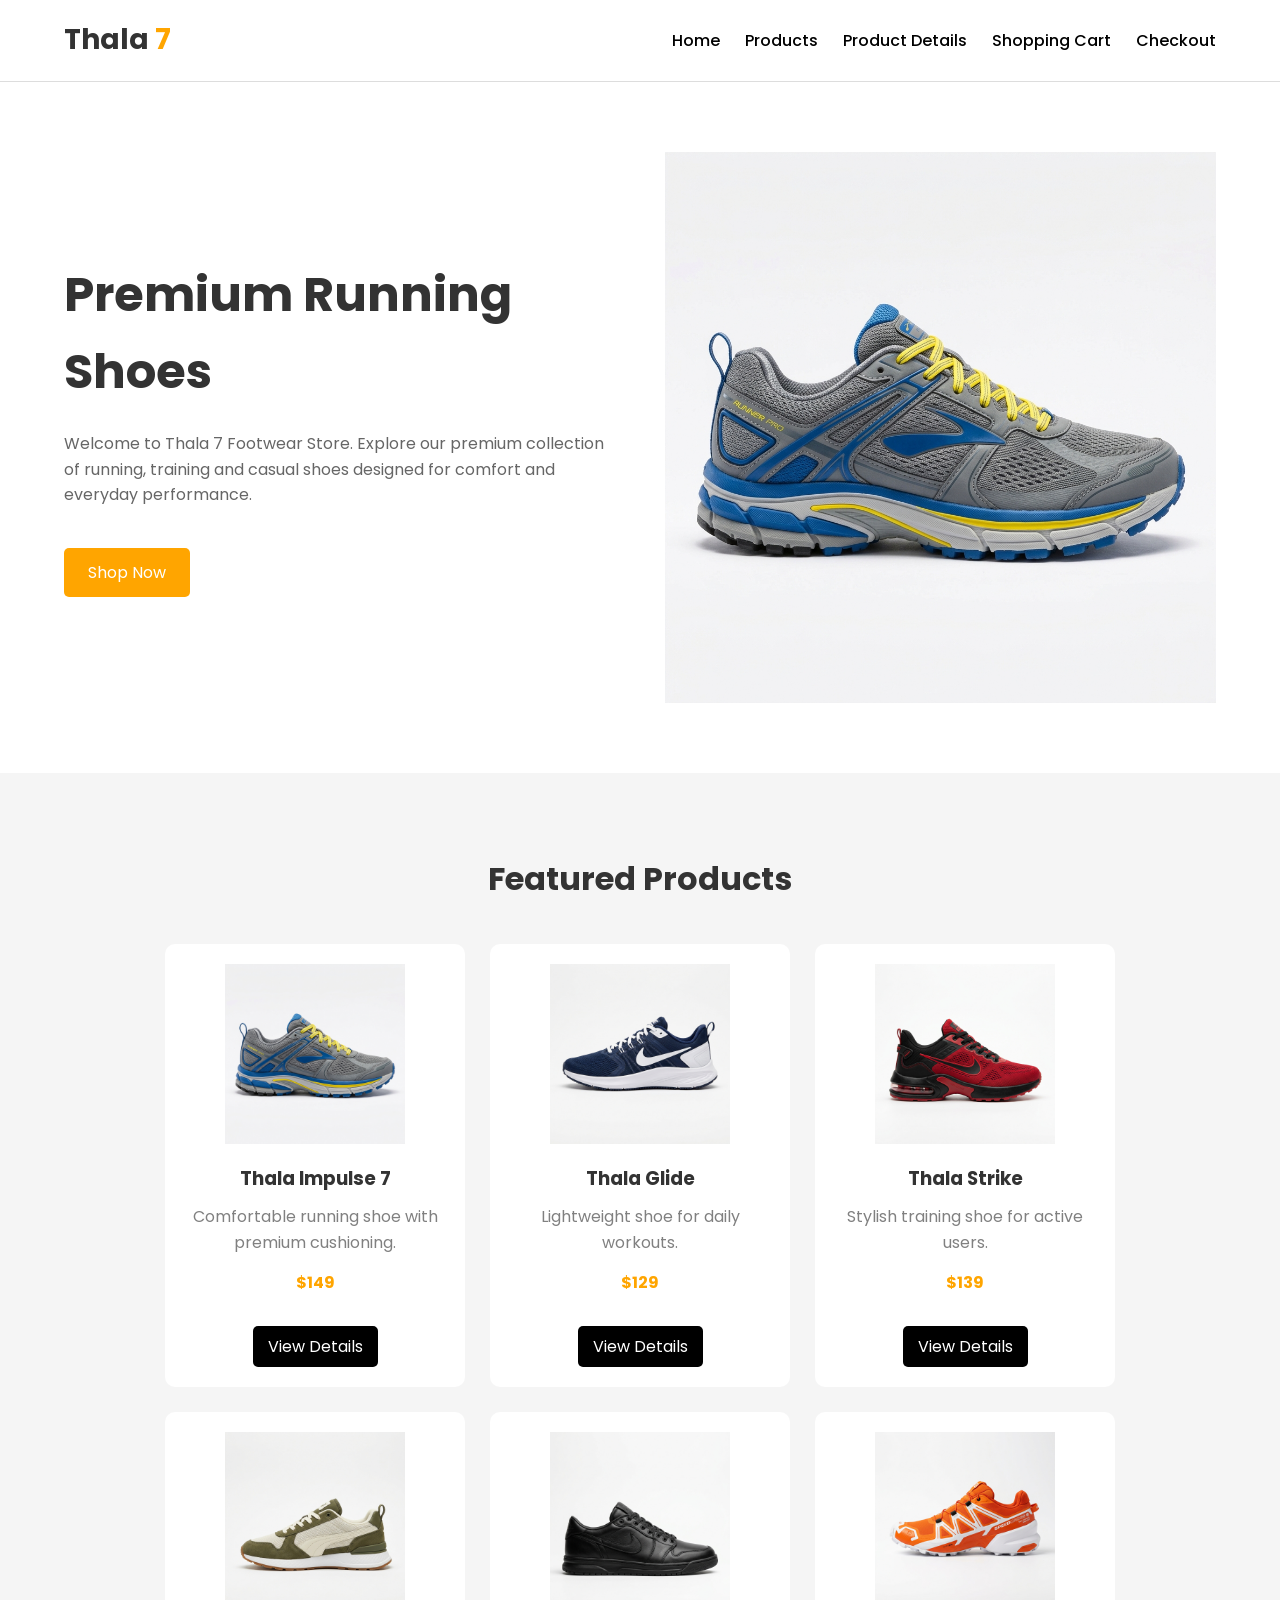
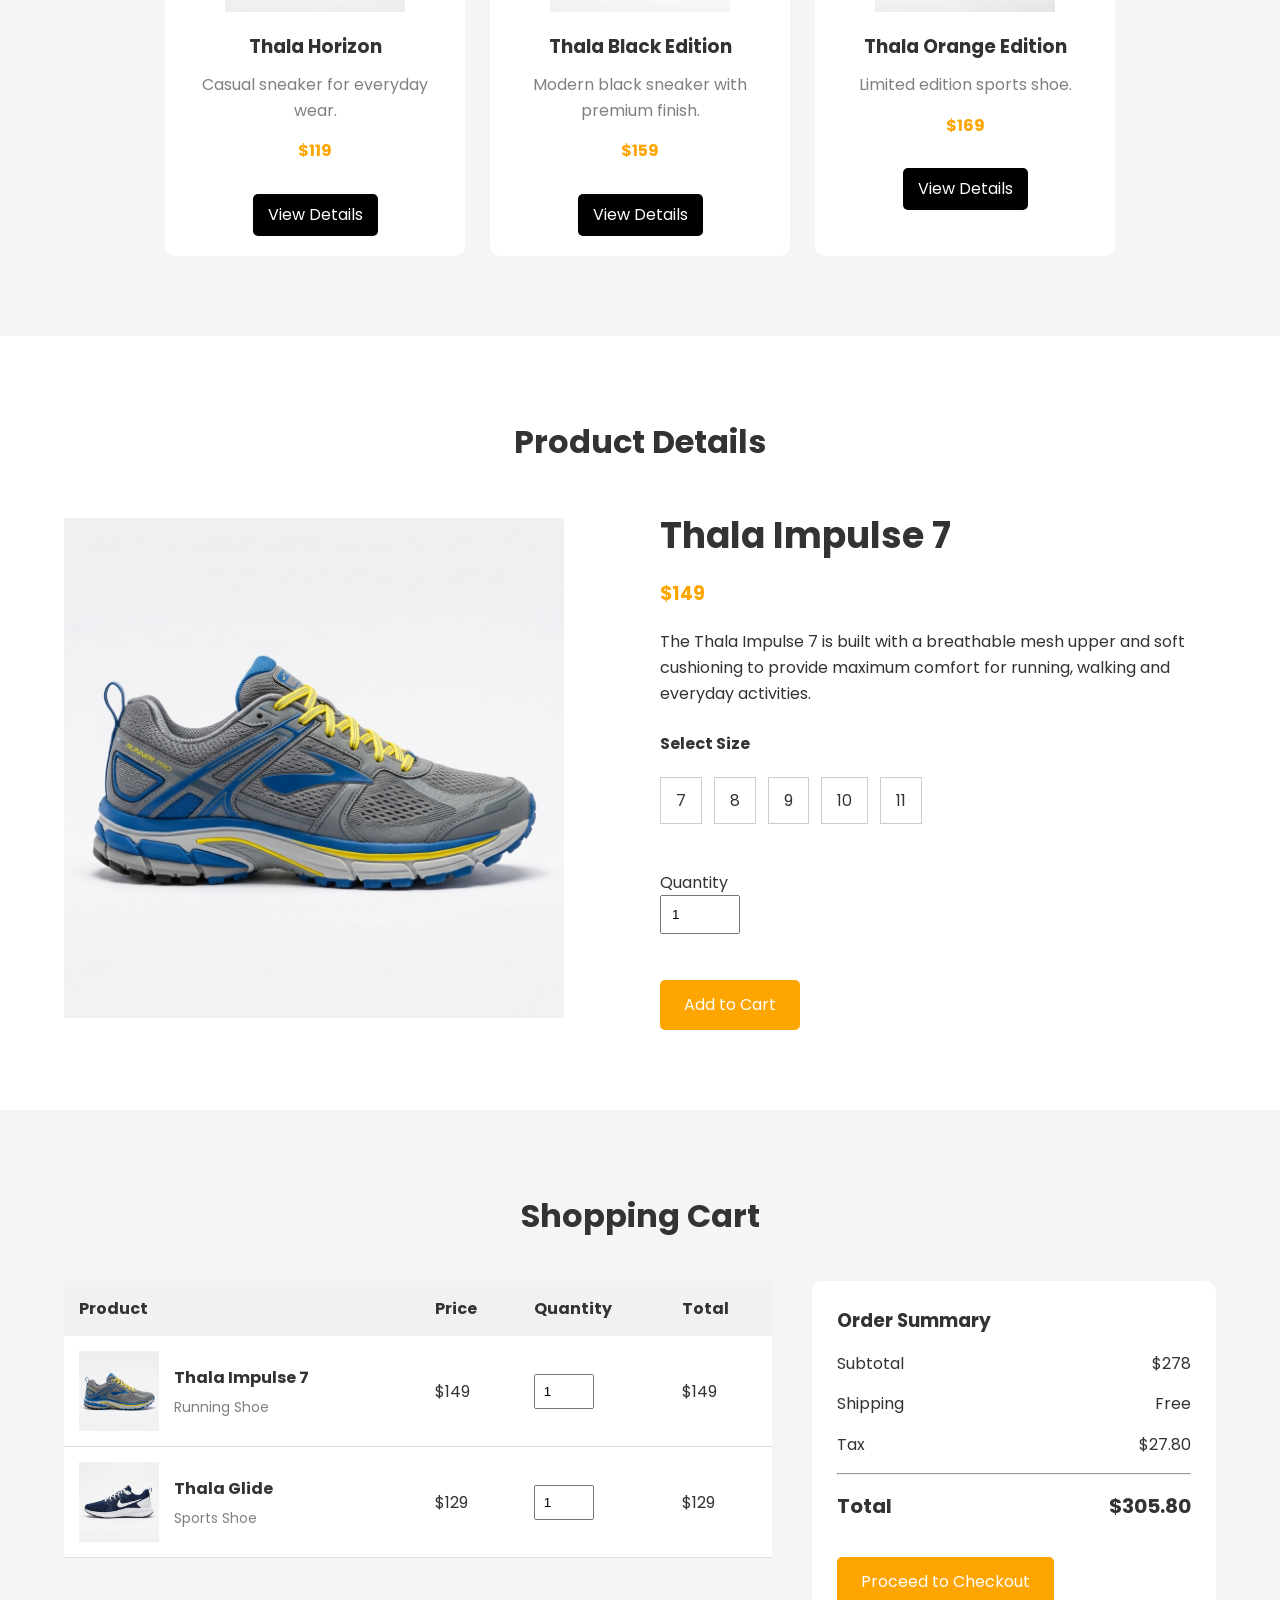
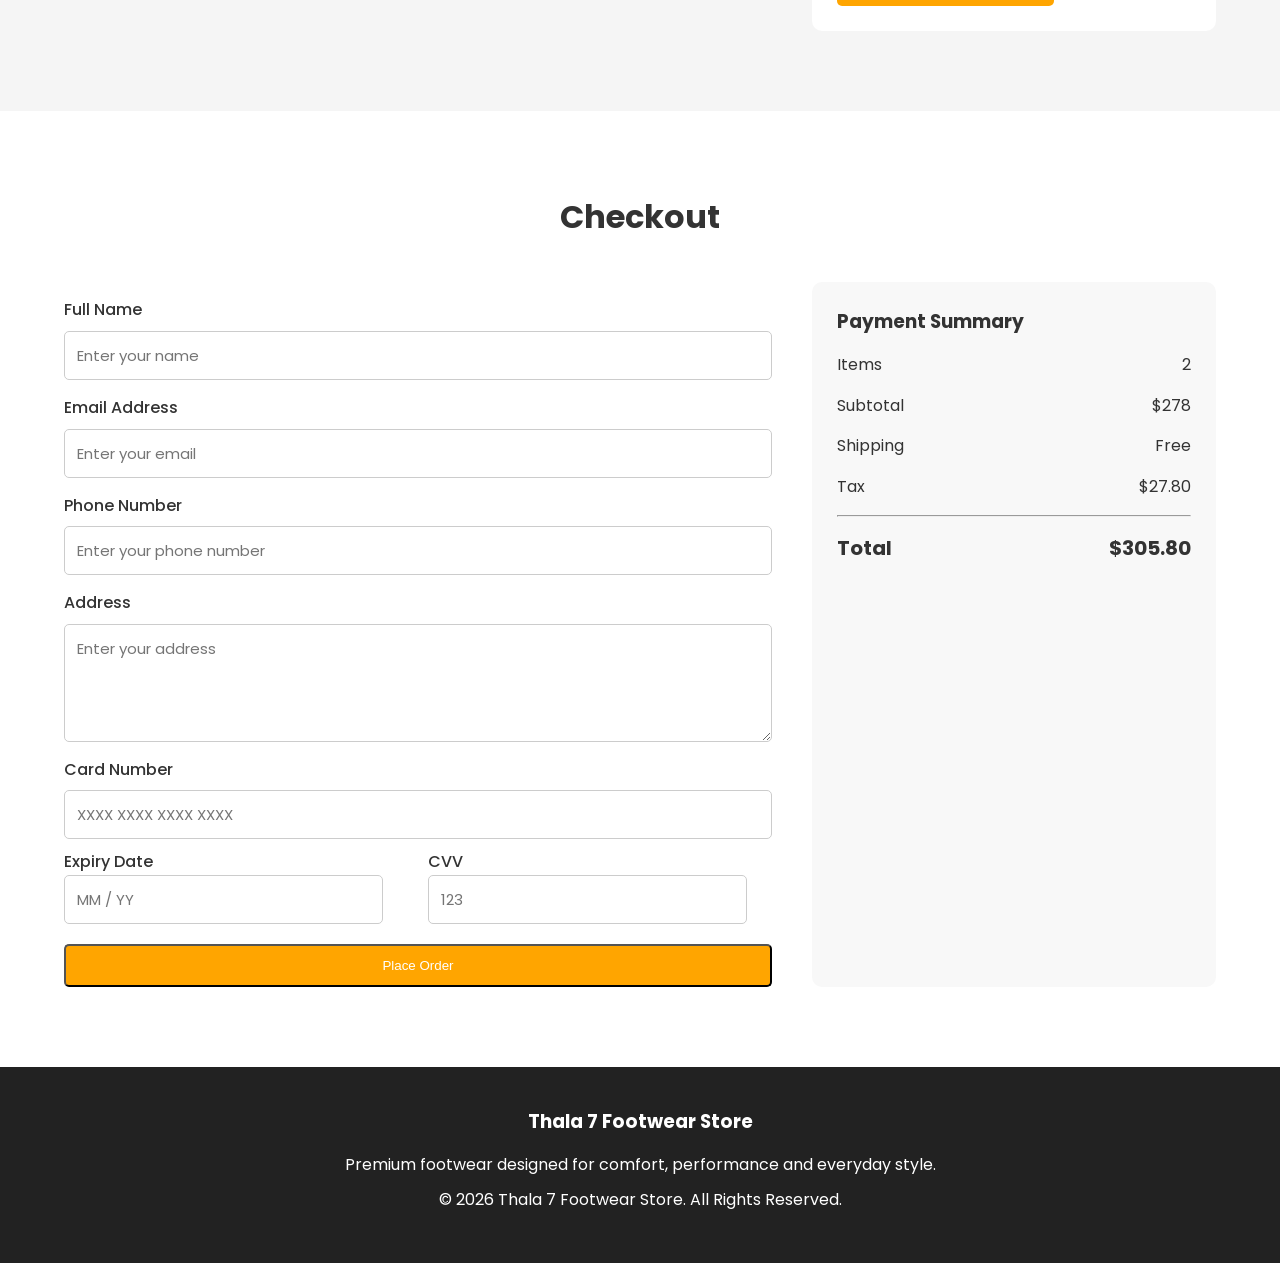
<file: index.html>
<!DOCTYPE html>
<html lang="en">

<head>
    <meta charset="UTF-8">
    <meta name="viewport" content="width=device-width, initial-scale=1.0">
    <title>Thala 7 Footwear Store</title>

    <link rel="stylesheet" href="styles.css">

    <link rel="preconnect" href="https://fonts.googleapis.com">

    <link href="https://fonts.googleapis.com/css2?family=Poppins:wght@300;400;500;600;700&display=swap" rel="stylesheet">

    <link rel="stylesheet"
        href="https://cdnjs.cloudflare.com/ajax/libs/font-awesome/6.5.1/css/all.min.css">
</head>

<body>

    <!-- ================= Header ================= -->

    <header>

        <div class="container navbar">

            <div class="logo">
                <h2>Thala <span>7</span></h2>
            </div>

            <nav>
                <ul>

                    <li>
                        <a href="#home">Home</a>
                    </li>

                    <li>
                        <a href="#products">Products</a>
                    </li>

                    <li>
                        <a href="#details">Product Details</a>
                    </li>

                    <li>
                        <a href="#cart">Shopping Cart</a>
                    </li>

                    <li>
                        <a href="#checkout">Checkout</a>
                    </li>

                </ul>
            </nav>

        </div>

    </header>

    <!-- ================= Hero Section ================= -->

    <section class="hero" id="home">

        <div class="container hero-content">

            <div class="hero-text">

                <h1>Premium Running Shoes</h1>

                <p>
                    Welcome to Thala 7 Footwear Store.
                    Explore our premium collection of running,
                    training and casual shoes designed for
                    comfort and everyday performance.
                </p>

                <a href="#products" class="btn">
                    Shop Now
                </a>

            </div>

            <div class="hero-image">

                <img src="hero-shoe.png" alt="Hero Shoe">

            </div>

        </div>

    </section>

    <!-- ================= Featured Products ================= -->

    <section id="products">

        <div class="container">

            <h2 class="title">
                Featured Products
            </h2>

            <div class="product-container">

                <!-- Product 1 -->

                <div class="card">

                    <img src="hero-shoe.png" alt="Thala Impulse 7">

                    <h3>Thala Impulse 7</h3>

                    <p>
                        Comfortable running shoe with premium cushioning.
                    </p>

                    <h4>$149</h4>

                    <a href="#details" class="btn-small">
                        View Details
                    </a>

                </div>

                <!-- Product 2 -->

                <div class="card">

                    <img src="shoe-1.png" alt="Thala Glide">

                    <h3>Thala Glide</h3>

                    <p>
                        Lightweight shoe for daily workouts.
                    </p>

                    <h4>$129</h4>

                    <a href="#details" class="btn-small">
                        View Details
                    </a>

                </div>

                <!-- Product 3 -->

                <div class="card">

                    <img src="shoe-2.png" alt="Thala Strike">

                    <h3>Thala Strike</h3>

                    <p>
                        Stylish training shoe for active users.
                    </p>

                    <h4>$139</h4>

                    <a href="#details" class="btn-small">
                        View Details
                    </a>

                </div>

                <!-- Product 4 -->

                <div class="card">

                    <img src="shoe-3.png" alt="Thala Horizon">

                    <h3>Thala Horizon</h3>

                    <p>
                        Casual sneaker for everyday wear.
                    </p>

                    <h4>$119</h4>

                    <a href="#details" class="btn-small">
                        View Details
                    </a>

                </div>

                <!-- Product 5 -->

                <div class="card">

                    <img src="shoe-4.png" alt="Thala Black">

                    <h3>Thala Black Edition</h3>

                    <p>
                        Modern black sneaker with premium finish.
                    </p>

                    <h4>$159</h4>

                    <a href="#details" class="btn-small">
                        View Details
                    </a>

                </div>

                <!-- Product 6 -->

                <div class="card">

                    <img src="shoe-5.png" alt="Thala Orange">

                    <h3>Thala Orange Edition</h3>

                    <p>
                        Limited edition sports shoe.
                    </p>

                    <h4>$169</h4>

                    <a href="#details" class="btn-small">
                        View Details
                    </a>

                </div>

            </div>

        </div>

    </section>

    <!-- ================= Product Details ================= -->

    <section id="details">

        <div class="container">

            <h2 class="title">
                Product Details
            </h2>

            <div class="details">

                <div class="left">

                    <img src="hero-shoe.png" alt="Thala Impulse 7">

                </div>

                <div class="right">

                    <h2>Thala Impulse 7</h2>

                    <h3>$149</h3>

                    <p>
                        The Thala Impulse 7 is built with a breathable
                        mesh upper and soft cushioning to provide
                        maximum comfort for running, walking and
                        everyday activities.
                    </p>

                    <h4>Select Size</h4>

                    <div class="sizes">

                        <span>7</span>
                        <span>8</span>
                        <span>9</span>
                        <span>10</span>
                        <span>11</span>

                    </div>

                    <br>

                    <label for="quantity">
                        Quantity
                    </label>

                    <br>

                    <input type="number"
                           id="quantity"
                           value="1"
                           min="1">

                    <br><br>

                    <a href="#cart" class="btn">
                        Add to Cart
                    </a>

                </div>

            </div>

        </div>

    </section>

    <!-- ================= Shopping Cart ================= -->

    <section id="cart">

        <div class="container">

            <h2 class="title">
                Shopping Cart
            </h2>

            <div class="cart-container">

                <div class="cart-left">

                    <table>

                        <tr>
                            <th>Product</th>
                            <th>Price</th>
                            <th>Quantity</th>
                            <th>Total</th>
                        </tr>

                        <tr>

                            <td>

                                <div class="cart-product">

                                    <img src="hero-shoe.png" alt="Thala Impulse 7">

                                    <div>

                                        <h4>Thala Impulse 7</h4>

                                        <p>Running Shoe</p>

                                    </div>

                                </div>

                            </td>

                            <td>$149</td>

                            <td>

                                <input
                                    type="number"
                                    value="1"
                                    min="1">

                            </td>

                            <td>$149</td>

                        </tr>

                        <tr>

                            <td>

                                <div class="cart-product">

                                    <img src="shoe-1.png" alt="Thala Glide">

                                    <div>

                                        <h4>Thala Glide</h4>

                                        <p>Sports Shoe</p>

                                    </div>

                                </div>

                            </td>

                            <td>$129</td>

                            <td>

                                <input
                                    type="number"
                                    value="1"
                                    min="1">

                            </td>

                            <td>$129</td>

                        </tr>

                    </table>

                </div>

                <div class="cart-right">

                    <h3>Order Summary</h3>

                    <div class="summary">

                        <p>
                            <span>Subtotal</span>
                            <span>$278</span>
                        </p>

                        <p>
                            <span>Shipping</span>
                            <span>Free</span>
                        </p>

                        <p>
                            <span>Tax</span>
                            <span>$27.80</span>
                        </p>

                        <hr>

                        <p class="total">

                            <span>Total</span>

                            <span>$305.80</span>

                        </p>

                    </div>

                    <a href="#checkout" class="btn">
                        Proceed to Checkout
                    </a>

                </div>

            </div>

        </div>

    </section>

    <!-- ================= Checkout ================= -->

    <section id="checkout">

        <div class="container">

            <h2 class="title">
                Checkout
            </h2>

            <div class="checkout-container">

                <div class="checkout-left">

                    <form>

                        <label>
                            Full Name
                        </label>

                        <input
                            type="text"
                            placeholder="Enter your name">

                        <label>
                            Email Address
                        </label>

                        <input
                            type="email"
                            placeholder="Enter your email">

                        <label>
                            Phone Number
                        </label>

                        <input
                            type="tel"
                            placeholder="Enter your phone number">

                        <label>
                            Address
                        </label>

                        <textarea
                            rows="4"
                            placeholder="Enter your address"></textarea>

                        <label>
                            Card Number
                        </label>

                        <input
                            type="text"
                            placeholder="XXXX XXXX XXXX XXXX">

                        <div class="payment-row">

                            <div>

                                <label>
                                    Expiry Date
                                </label>

                                <input
                                    type="text"
                                    placeholder="MM / YY">

                            </div>

                            <div>

                                <label>
                                    CVV
                                </label>

                                <input
                                    type="password"
                                    placeholder="123">

                            </div>

                        </div>

                        <button type="submit" class="btn">
                            Place Order
                        </button>

                    </form>

                </div>

                <div class="checkout-right">

                    <h3>Payment Summary</h3>

                    <div class="summary">

                        <p>
                            <span>Items</span>
                            <span>2</span>
                        </p>

                        <p>
                            <span>Subtotal</span>
                            <span>$278</span>
                        </p>

                        <p>
                            <span>Shipping</span>
                            <span>Free</span>
                        </p>

                        <p>
                            <span>Tax</span>
                            <span>$27.80</span>
                        </p>

                        <hr>

                        <p class="total">

                            <span>Total</span>

                            <span>$305.80</span>

                        </p>

                    </div>

                </div>

            </div>

        </div>

    </section>

    <!-- ================= Footer ================= -->

    <footer>

        <div class="container">

            <h3>Thala 7 Footwear Store</h3>

            <p>
                Premium footwear designed for comfort,
                performance and everyday style.
            </p>

            <p>
                &copy; 2026 Thala 7 Footwear Store.
                All Rights Reserved.
            </p>

        </div>

    </footer>

</body>

</html>
</file>
<file: styles.css>
/* ===========================
   General Styles
=========================== */

* {
    margin: 0;
    padding: 0;
    box-sizing: border-box;
}

body {
    font-family: Poppins, sans-serif;
    background: #f5f5f5;
    color: #333;
    line-height: 1.6;
}

img {
    width: 100%;
    display: block;
}

a {
    text-decoration: none;
    color: black;
}

.container {
    width: 90%;
    max-width: 1200px;
    margin: auto;
}

.title {
    text-align: center;
    font-size: 32px;
    margin-bottom: 40px;
}

/* ===========================
   Header
=========================== */

header {
    background: white;
    border-bottom: 1px solid #ddd;
    position: sticky;
    top: 0;
    z-index: 100;
}

.navbar {
    display: flex;
    justify-content: space-between;
    align-items: center;
    padding: 18px 0;
}

.logo h2 {
    font-size: 28px;
}

.logo span {
    color: orange;
}

nav ul {
    display: flex;
    list-style: none;
}

nav ul li {
    margin-left: 25px;
}

nav ul li a {
    font-weight: 500;
    transition: 0.3s;
}

nav ul li a:hover {
    color: orange;
}

/* ===========================
   Buttons
=========================== */

.btn {
    display: inline-block;
    background: orange;
    color: white;
    padding: 12px 24px;
    border-radius: 5px;
    margin-top: 20px;
}

.btn:hover {
    background: darkorange;
}

.btn-small {
    display: inline-block;
    background: black;
    color: white;
    padding: 8px 15px;
    margin-top: 15px;
    border-radius: 5px;
}

.btn-small:hover {
    background: #444;
}

/* ===========================
   Hero Section
=========================== */

.hero {
    background: white;
    padding: 70px 0;
}

.hero-content {
    display: flex;
    justify-content: space-between;
    align-items: center;
    gap: 50px;
}

.hero-text {
    flex: 1;
}

.hero-text h1 {
    font-size: 48px;
    margin-bottom: 20px;
}

.hero-text p {
    margin-bottom: 20px;
    color: #666;
}

.hero-image {
    flex: 1;
}

/* ===========================
   Products
=========================== */

#products {
    padding: 80px 0;
}

.product-container {
    display: flex;
    flex-wrap: wrap;
    justify-content: center;
    gap: 25px;
}

.card {
    width: 300px;
    background: white;
    border-radius: 10px;
    padding: 20px;
    text-align: center;
    transition: 0.3s;
}

.card:hover {
    transform: translateY(-5px);
}

.card img {
    height: 180px;
    object-fit: contain;
    margin-bottom: 20px;
}

.card h3 {
    margin-bottom: 10px;
}

.card p {
    color: gray;
    margin-bottom: 15px;
}

.card h4 {
    color: orange;
    margin-bottom: 15px;
}

/* ===========================
   Product Details
=========================== */

#details {
    padding: 80px 0;
    background: white;
}

.details {
    display: flex;
    gap: 40px;
    align-items: center;
}

.left {
    flex: 1;
}

.left img {
    max-width: 500px;
}

.right {
    flex: 1;
}

.right h2 {
    font-size: 36px;
    margin-bottom: 15px;
}

.right h3 {
    color: orange;
    margin-bottom: 20px;
}

.right p {
    margin-bottom: 25px;
}

.sizes {
    display: flex;
    gap: 12px;
    margin: 20px 0;
}

.sizes span {
    border: 1px solid #ccc;
    padding: 10px 15px;
    cursor: pointer;
}

.right input[type="number"] {
    width: 80px;
    padding: 10px;
}
/* ===========================
   Shopping Cart
=========================== */

#cart {
    padding: 80px 0;
}

.cart-container {
    display: flex;
    justify-content: space-between;
    gap: 40px;
    align-items: flex-start;
}

.cart-left {
    flex: 2;
}

.cart-right {
    flex: 1;
    background: white;
    padding: 25px;
    border-radius: 10px;
}

table {
    width: 100%;
    border-collapse: collapse;
    background: white;
}

table th {
    background: #f1f1f1;
    padding: 15px;
    text-align: left;
}

table td {
    padding: 15px;
    border-bottom: 1px solid #ddd;
}

.cart-product {
    display: flex;
    align-items: center;
    gap: 15px;
}

.cart-product img {
    width: 80px;
    height: 80px;
    object-fit: contain;
}

.cart-product h4 {
    margin-bottom: 5px;
}

.cart-product p {
    color: gray;
    font-size: 14px;
}

table input[type="number"] {
    width: 60px;
    padding: 8px;
}

.summary p {
    display: flex;
    justify-content: space-between;
    margin: 15px 0;
}

.summary hr {
    margin: 15px 0;
}

.total {
    font-size: 20px;
    font-weight: bold;
}

/* ===========================
   Checkout
=========================== */

#checkout {
    padding: 80px 0;
    background: white;
}

.checkout-container {
    display: flex;
    gap: 40px;
}

.checkout-left {
    flex: 2;
}

.checkout-right {
    flex: 1;
    background: #f8f8f8;
    padding: 25px;
    border-radius: 10px;
}

.checkout-left form {
    display: flex;
    flex-direction: column;
}

.checkout-left label {
    margin-top: 15px;
    margin-bottom: 8px;
    font-weight: 500;
}

.checkout-left input,
.checkout-left textarea {
    padding: 12px;
    border: 1px solid #ccc;
    border-radius: 5px;
    font-size: 15px;
    font-family: inherit;
}

.checkout-left textarea {
    resize: vertical;
}

.payment-row {
    display: flex;
    gap: 20px;
    margin-top: 10px;
}

.payment-row div {
    flex: 1;
}

/* ===========================
   Footer
=========================== */

footer {
    background: #222;
    color: white;
    text-align: center;
    padding: 40px 20px;
}

footer h3 {
    margin-bottom: 15px;
}

footer p {
    margin: 10px 0;
}

/* ===========================
   Responsive Design
=========================== */

@media (max-width: 768px) {

    .navbar {
        flex-direction: column;
        gap: 20px;
    }

    nav ul {
        flex-direction: column;
        text-align: center;
    }

    nav ul li {
        margin: 10px 0;
    }

    .hero-content {
        flex-direction: column;
        text-align: center;
    }

    .details {
        flex-direction: column;
        text-align: center;
    }

    .cart-container {
        flex-direction: column;
    }

    .checkout-container {
        flex-direction: column;
    }

    .payment-row {
        flex-direction: column;
    }

    .product-container {
        justify-content: center;
    }

    .card {
        width: 100%;
        max-width: 320px;
    }

    .hero-text h1 {
        font-size: 36px;
    }

    .title {
        font-size: 28px;
    }
}
</file>
